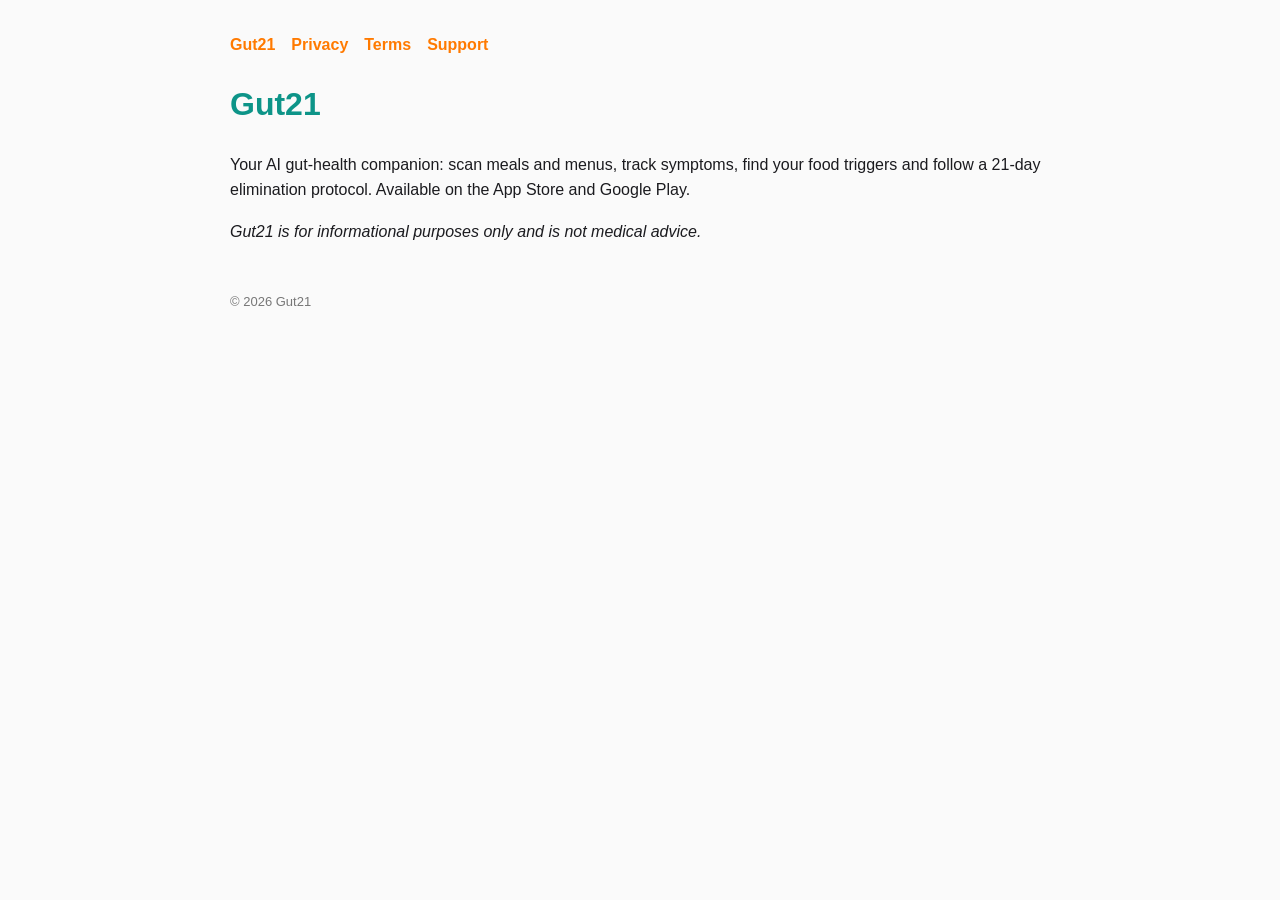
<file: index.html>
<!doctype html><html lang="en"><head><meta charset="utf-8"><meta name="viewport" content="width=device-width,initial-scale=1"><title>Gut21 – AI Gut Health &amp; 21-Day Protocol</title><link rel="stylesheet" href="style.css"></head><body>
<nav><a href="index.html">Gut21</a><a href="privacy.html">Privacy</a><a href="terms.html">Terms</a><a href="support.html">Support</a></nav>
<h1>Gut21</h1><p>Your AI gut-health companion: scan meals and menus, track symptoms, find your food triggers and follow a 21-day elimination protocol. Available on the App Store and Google Play.</p>
<p><em>Gut21 is for informational purposes only and is not medical advice.</em></p><footer>© 2026 Gut21</footer></body></html>
</file>
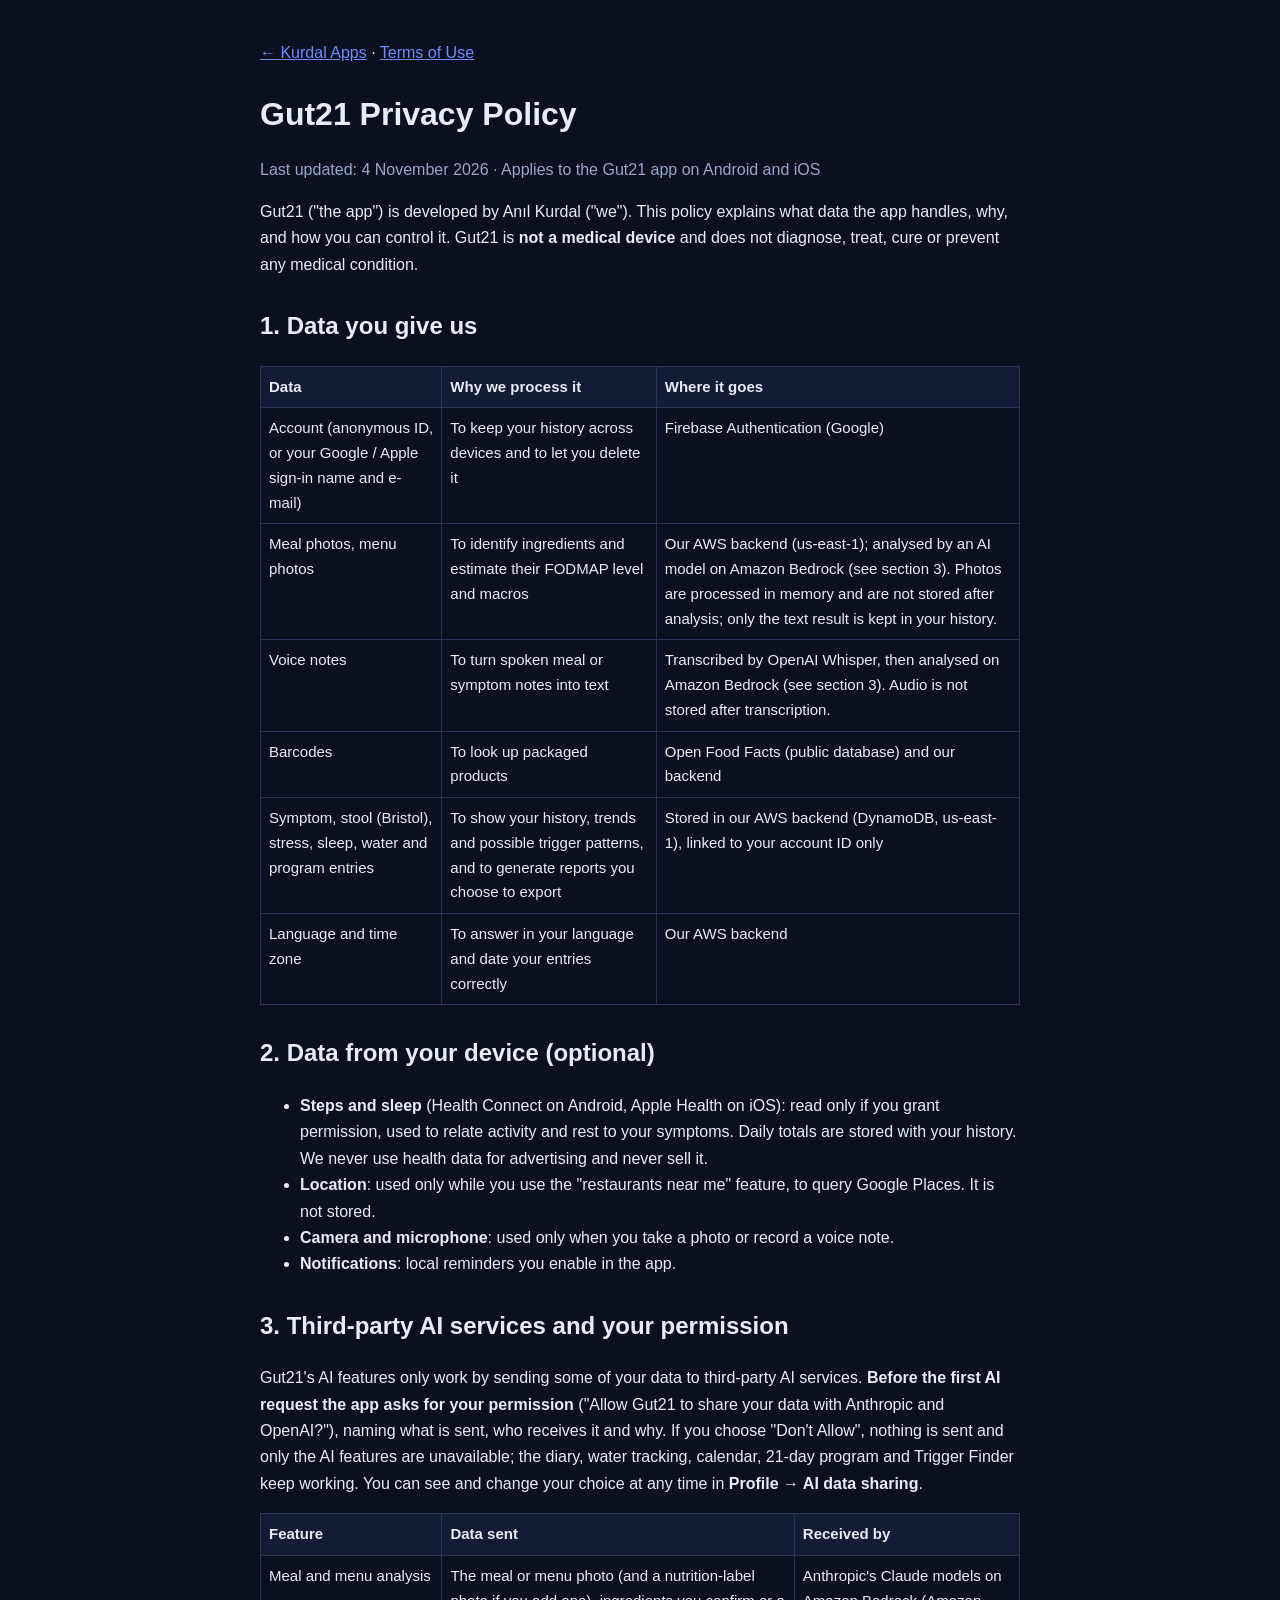
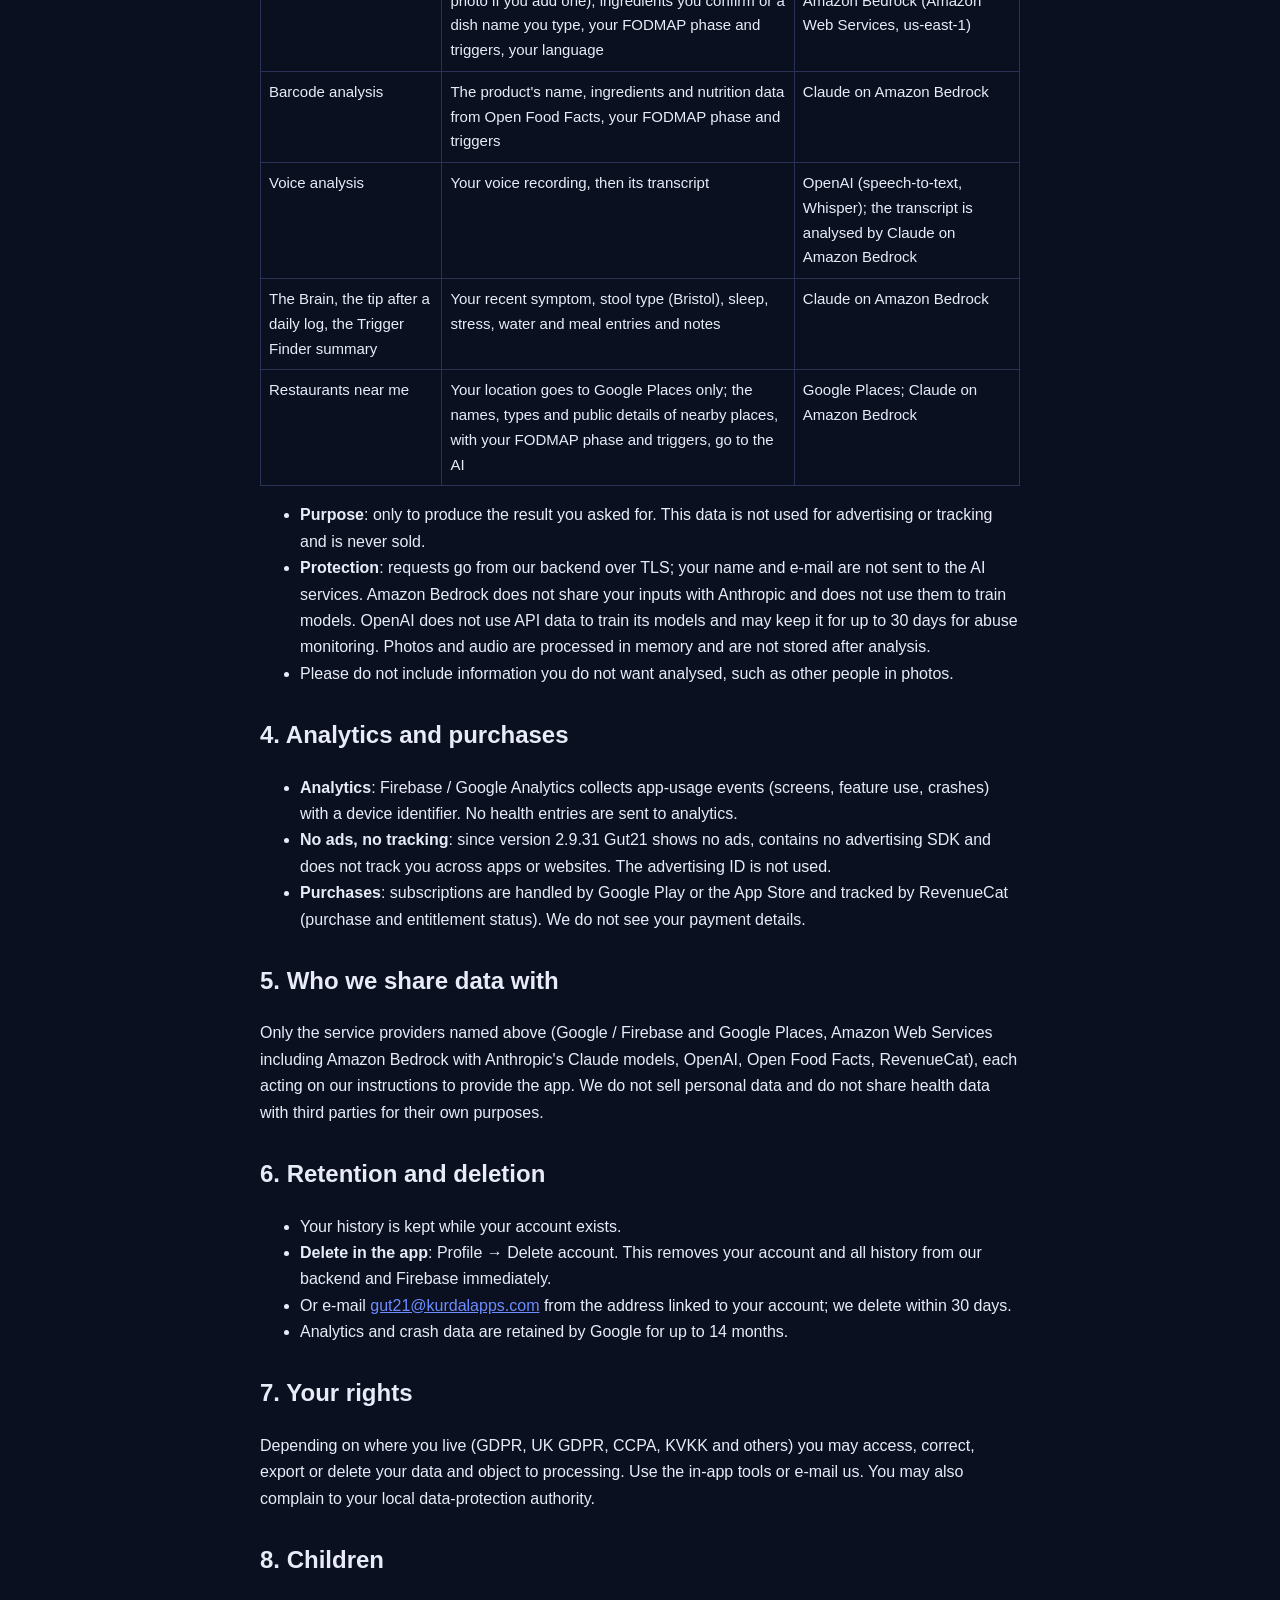
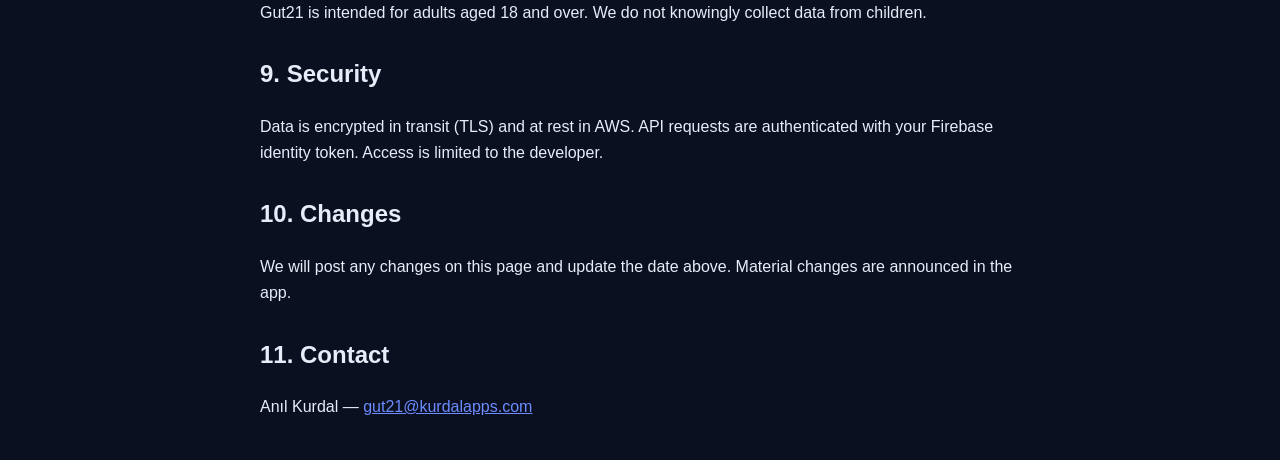
<file: privacy.html>
<!doctype html>
<html lang="en"><head><meta charset="utf-8"><meta name="viewport" content="width=device-width,initial-scale=1">
<title>Gut21 Privacy Policy — Kurdal Apps</title>
<meta name="description" content="Privacy policy for the Gut21 app (IBS and low-FODMAP food and symptom assistant).">
<style>body{max-width:760px;margin:40px auto;padding:0 20px;font:16px/1.65 -apple-system,Segoe UI,Roboto,Arial,sans-serif;background:#0b1020;color:#e8ecf8}a{color:#6c8cff}h1{margin-bottom:4px}h2{margin-top:28px}.m{color:#9aa6c8}table{border-collapse:collapse;width:100%;font-size:15px}td,th{border:1px solid #2a3356;padding:8px;text-align:left;vertical-align:top}th{background:#141b34}</style></head>
<body>
<!-- Same text as https://kurdalapps.com/gut21/privacy (canonical). -->
<p><a href="https://kurdalapps.com/">&larr; Kurdal Apps</a> · <a href="https://kurdalapps.com/gut21/terms">Terms of Use</a></p>
<h1>Gut21 Privacy Policy</h1>
<p class="m">Last updated: 4 November 2026 · Applies to the Gut21 app on Android and iOS</p>

<p>Gut21 ("the app") is developed by Anıl Kurdal ("we"). This policy explains what data the app handles, why, and how you can control it. Gut21 is <strong>not a medical device</strong> and does not diagnose, treat, cure or prevent any medical condition.</p>

<h2>1. Data you give us</h2>
<table>
<tr><th>Data</th><th>Why we process it</th><th>Where it goes</th></tr>
<tr><td>Account (anonymous ID, or your Google / Apple sign-in name and e-mail)</td><td>To keep your history across devices and to let you delete it</td><td>Firebase Authentication (Google)</td></tr>
<tr><td>Meal photos, menu photos</td><td>To identify ingredients and estimate their FODMAP level and macros</td><td>Our AWS backend (us-east-1); analysed by an AI model on Amazon Bedrock (see section 3). Photos are processed in memory and are not stored after analysis; only the text result is kept in your history.</td></tr>
<tr><td>Voice notes</td><td>To turn spoken meal or symptom notes into text</td><td>Transcribed by OpenAI Whisper, then analysed on Amazon Bedrock (see section 3). Audio is not stored after transcription.</td></tr>
<tr><td>Barcodes</td><td>To look up packaged products</td><td>Open Food Facts (public database) and our backend</td></tr>
<tr><td>Symptom, stool (Bristol), stress, sleep, water and program entries</td><td>To show your history, trends and possible trigger patterns, and to generate reports you choose to export</td><td>Stored in our AWS backend (DynamoDB, us-east-1), linked to your account ID only</td></tr>
<tr><td>Language and time zone</td><td>To answer in your language and date your entries correctly</td><td>Our AWS backend</td></tr>
</table>

<h2>2. Data from your device (optional)</h2>
<ul>
<li><strong>Steps and sleep</strong> (Health Connect on Android, Apple Health on iOS): read only if you grant permission, used to relate activity and rest to your symptoms. Daily totals are stored with your history. We never use health data for advertising and never sell it.</li>
<li><strong>Location</strong>: used only while you use the "restaurants near me" feature, to query Google Places. It is not stored.</li>
<li><strong>Camera and microphone</strong>: used only when you take a photo or record a voice note.</li>
<li><strong>Notifications</strong>: local reminders you enable in the app.</li>
</ul>

<h2>3. Third-party AI services and your permission</h2>
<p>Gut21's AI features only work by sending some of your data to third-party AI services. <strong>Before the first AI request the app asks for your permission</strong> ("Allow Gut21 to share your data with Anthropic and OpenAI?"), naming what is sent, who receives it and why. If you choose "Don't Allow", nothing is sent and only the AI features are unavailable; the diary, water tracking, calendar, 21-day program and Trigger Finder keep working. You can see and change your choice at any time in <strong>Profile → AI data sharing</strong>.</p>
<table>
<tr><th>Feature</th><th>Data sent</th><th>Received by</th></tr>
<tr><td>Meal and menu analysis</td><td>The meal or menu photo (and a nutrition-label photo if you add one), ingredients you confirm or a dish name you type, your FODMAP phase and triggers, your language</td><td>Anthropic's Claude models on Amazon Bedrock (Amazon Web Services, us-east-1)</td></tr>
<tr><td>Barcode analysis</td><td>The product's name, ingredients and nutrition data from Open Food Facts, your FODMAP phase and triggers</td><td>Claude on Amazon Bedrock</td></tr>
<tr><td>Voice analysis</td><td>Your voice recording, then its transcript</td><td>OpenAI (speech-to-text, Whisper); the transcript is analysed by Claude on Amazon Bedrock</td></tr>
<tr><td>The Brain, the tip after a daily log, the Trigger Finder summary</td><td>Your recent symptom, stool type (Bristol), sleep, stress, water and meal entries and notes</td><td>Claude on Amazon Bedrock</td></tr>
<tr><td>Restaurants near me</td><td>Your location goes to Google Places only; the names, types and public details of nearby places, with your FODMAP phase and triggers, go to the AI</td><td>Google Places; Claude on Amazon Bedrock</td></tr>
</table>
<ul>
<li><strong>Purpose</strong>: only to produce the result you asked for. This data is not used for advertising or tracking and is never sold.</li>
<li><strong>Protection</strong>: requests go from our backend over TLS; your name and e-mail are not sent to the AI services. Amazon Bedrock does not share your inputs with Anthropic and does not use them to train models. OpenAI does not use API data to train its models and may keep it for up to 30 days for abuse monitoring. Photos and audio are processed in memory and are not stored after analysis.</li>
<li>Please do not include information you do not want analysed, such as other people in photos.</li>
</ul>

<h2>4. Analytics and purchases</h2>
<ul>
<li><strong>Analytics</strong>: Firebase / Google Analytics collects app-usage events (screens, feature use, crashes) with a device identifier. No health entries are sent to analytics.</li>
<li><strong>No ads, no tracking</strong>: since version 2.9.31 Gut21 shows no ads, contains no advertising SDK and does not track you across apps or websites. The advertising ID is not used.</li>
<li><strong>Purchases</strong>: subscriptions are handled by Google Play or the App Store and tracked by RevenueCat (purchase and entitlement status). We do not see your payment details.</li>
</ul>

<h2>5. Who we share data with</h2>
<p>Only the service providers named above (Google / Firebase and Google Places, Amazon Web Services including Amazon Bedrock with Anthropic's Claude models, OpenAI, Open Food Facts, RevenueCat), each acting on our instructions to provide the app. We do not sell personal data and do not share health data with third parties for their own purposes.</p>

<h2>6. Retention and deletion</h2>
<ul>
<li>Your history is kept while your account exists.</li>
<li><strong>Delete in the app</strong>: Profile → Delete account. This removes your account and all history from our backend and Firebase immediately.</li>
<li>Or e-mail <a href="mailto:gut21@kurdalapps.com">gut21@kurdalapps.com</a> from the address linked to your account; we delete within 30 days.</li>
<li>Analytics and crash data are retained by Google for up to 14 months.</li>
</ul>

<h2>7. Your rights</h2>
<p>Depending on where you live (GDPR, UK GDPR, CCPA, KVKK and others) you may access, correct, export or delete your data and object to processing. Use the in-app tools or e-mail us. You may also complain to your local data-protection authority.</p>

<h2>8. Children</h2>
<p>Gut21 is intended for adults aged 18 and over. We do not knowingly collect data from children.</p>

<h2>9. Security</h2>
<p>Data is encrypted in transit (TLS) and at rest in AWS. API requests are authenticated with your Firebase identity token. Access is limited to the developer.</p>

<h2>10. Changes</h2>
<p>We will post any changes on this page and update the date above. Material changes are announced in the app.</p>

<h2>11. Contact</h2>
<p>Anıl Kurdal — <a href="mailto:gut21@kurdalapps.com">gut21@kurdalapps.com</a></p>
</body></html>
</file>
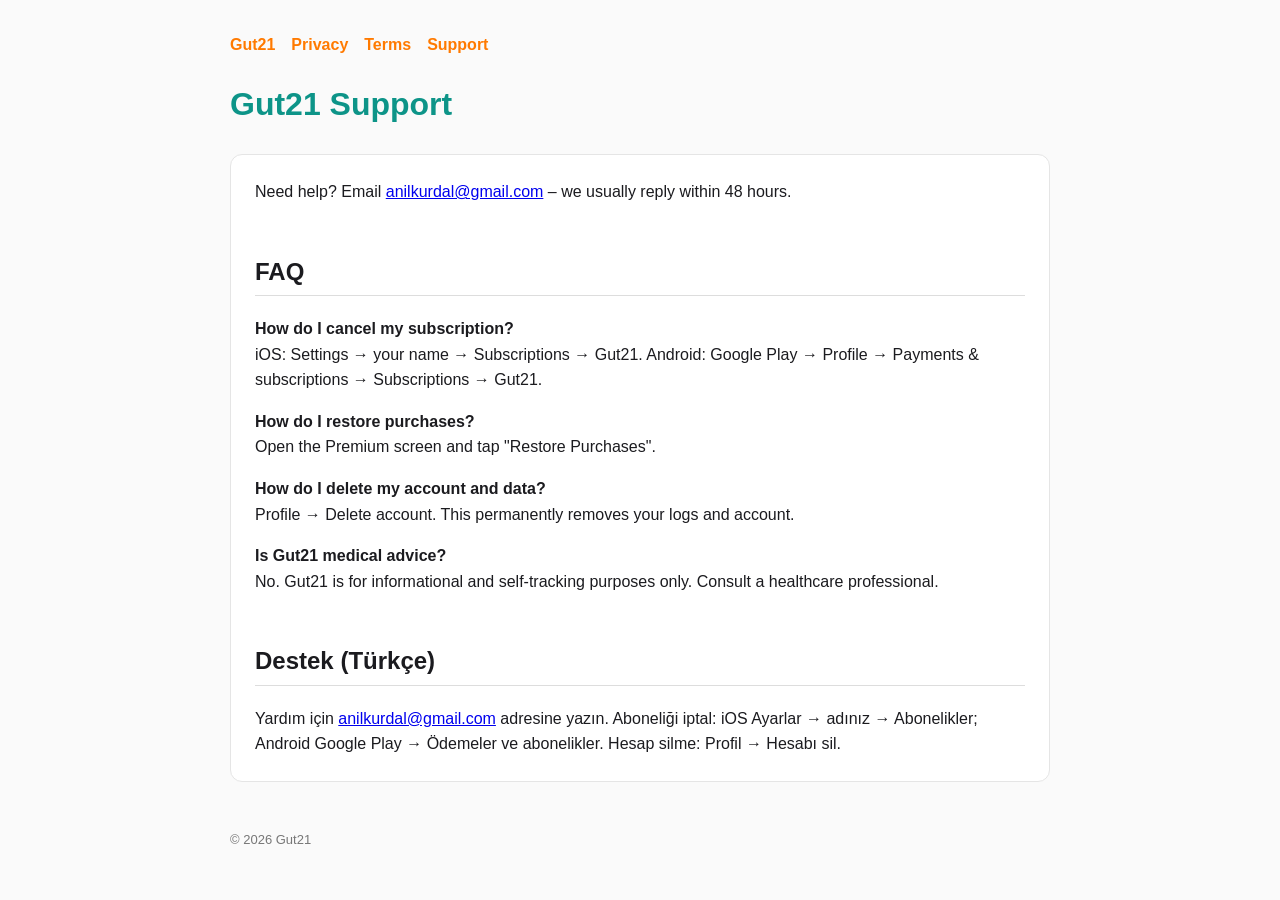
<file: support.html>
<!doctype html><html lang="en"><head><meta charset="utf-8"><meta name="viewport" content="width=device-width,initial-scale=1"><title>Gut21 – Support</title><link rel="stylesheet" href="style.css"></head><body>
<nav><a href="index.html">Gut21</a><a href="privacy.html">Privacy</a><a href="terms.html">Terms</a><a href="support.html">Support</a></nav>
<h1>Gut21 Support</h1><div class="lang">
<p>Need help? Email <a href="mailto:anilkurdal@gmail.com?subject=Gut21%20Support">anilkurdal@gmail.com</a> – we usually reply within 48 hours.</p>
<h2>FAQ</h2>
<p><strong>How do I cancel my subscription?</strong><br>iOS: Settings → your name → Subscriptions → Gut21. Android: Google Play → Profile → Payments &amp; subscriptions → Subscriptions → Gut21.</p>
<p><strong>How do I restore purchases?</strong><br>Open the Premium screen and tap "Restore Purchases".</p>
<p><strong>How do I delete my account and data?</strong><br>Profile → Delete account. This permanently removes your logs and account.</p>
<p><strong>Is Gut21 medical advice?</strong><br>No. Gut21 is for informational and self-tracking purposes only. Consult a healthcare professional.</p>
<h2>Destek (Türkçe)</h2><p>Yardım için <a href="mailto:anilkurdal@gmail.com?subject=Gut21%20Destek">anilkurdal@gmail.com</a> adresine yazın. Aboneliği iptal: iOS Ayarlar → adınız → Abonelikler; Android Google Play → Ödemeler ve abonelikler. Hesap silme: Profil → Hesabı sil.</p></div>
<footer>© 2026 Gut21</footer></body></html>
</file>
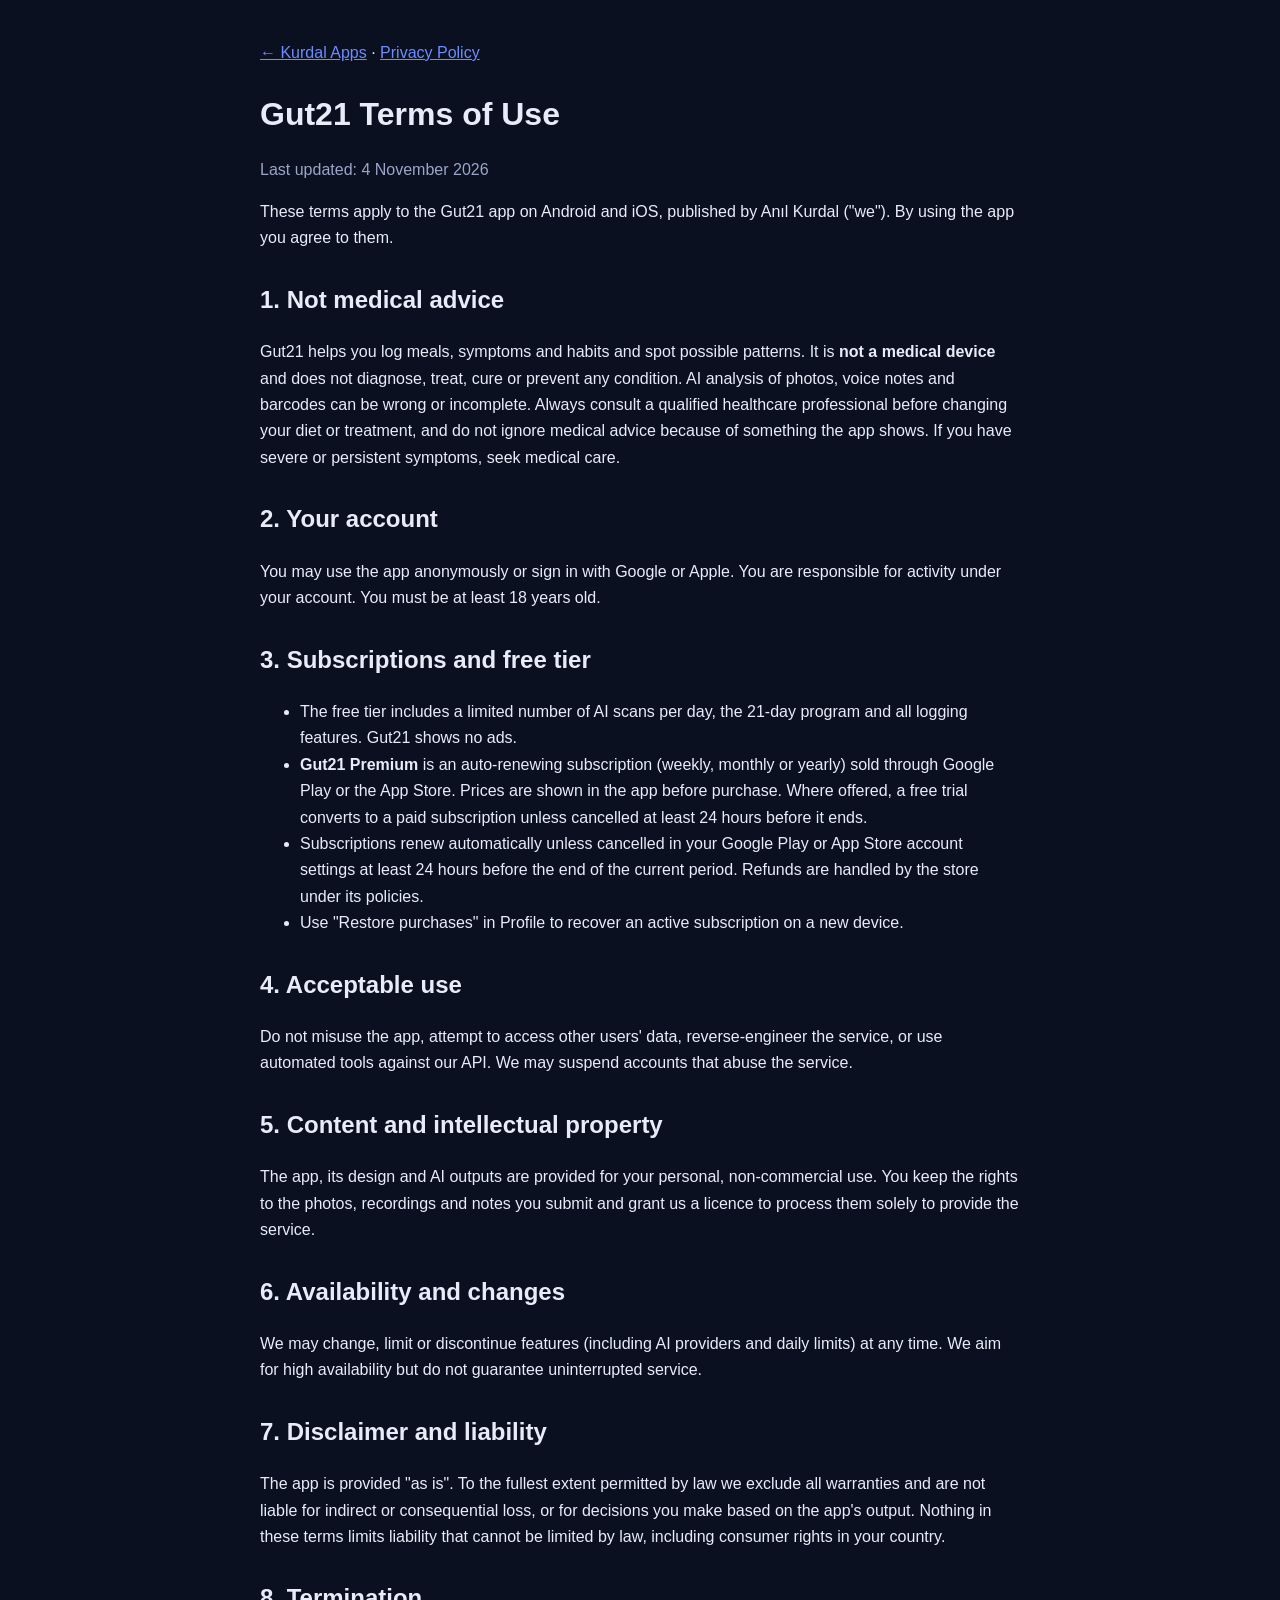
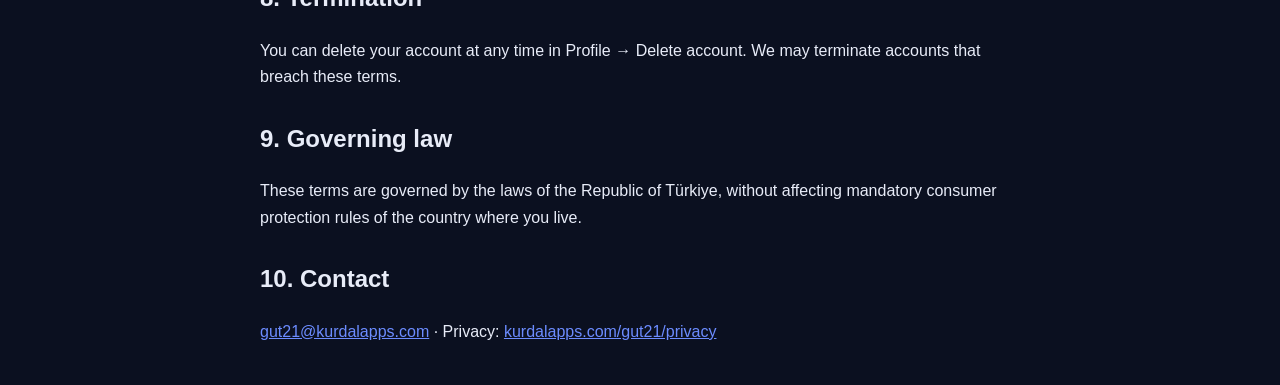
<file: terms.html>
<!doctype html>
<html lang="en"><head><meta charset="utf-8"><meta name="viewport" content="width=device-width,initial-scale=1">
<title>Gut21 Terms of Use — Kurdal Apps</title>
<meta name="description" content="Terms of use for the Gut21 app.">
<style>body{max-width:760px;margin:40px auto;padding:0 20px;font:16px/1.65 -apple-system,Segoe UI,Roboto,Arial,sans-serif;background:#0b1020;color:#e8ecf8}a{color:#6c8cff}h1{margin-bottom:4px}h2{margin-top:28px}.m{color:#9aa6c8}</style></head>
<body>
<!-- Same text as https://kurdalapps.com/gut21/terms (canonical). -->
<p><a href="https://kurdalapps.com/">&larr; Kurdal Apps</a> · <a href="https://kurdalapps.com/gut21/privacy">Privacy Policy</a></p>
<h1>Gut21 Terms of Use</h1>
<p class="m">Last updated: 4 November 2026</p>

<p>These terms apply to the Gut21 app on Android and iOS, published by Anıl Kurdal ("we"). By using the app you agree to them.</p>

<h2>1. Not medical advice</h2>
<p>Gut21 helps you log meals, symptoms and habits and spot possible patterns. It is <strong>not a medical device</strong> and does not diagnose, treat, cure or prevent any condition. AI analysis of photos, voice notes and barcodes can be wrong or incomplete. Always consult a qualified healthcare professional before changing your diet or treatment, and do not ignore medical advice because of something the app shows. If you have severe or persistent symptoms, seek medical care.</p>

<h2>2. Your account</h2>
<p>You may use the app anonymously or sign in with Google or Apple. You are responsible for activity under your account. You must be at least 18 years old.</p>

<h2>3. Subscriptions and free tier</h2>
<ul>
<li>The free tier includes a limited number of AI scans per day, the 21-day program and all logging features. Gut21 shows no ads.</li>
<li><strong>Gut21 Premium</strong> is an auto-renewing subscription (weekly, monthly or yearly) sold through Google Play or the App Store. Prices are shown in the app before purchase. Where offered, a free trial converts to a paid subscription unless cancelled at least 24 hours before it ends.</li>
<li>Subscriptions renew automatically unless cancelled in your Google Play or App Store account settings at least 24 hours before the end of the current period. Refunds are handled by the store under its policies.</li>
<li>Use "Restore purchases" in Profile to recover an active subscription on a new device.</li>
</ul>

<h2>4. Acceptable use</h2>
<p>Do not misuse the app, attempt to access other users' data, reverse-engineer the service, or use automated tools against our API. We may suspend accounts that abuse the service.</p>

<h2>5. Content and intellectual property</h2>
<p>The app, its design and AI outputs are provided for your personal, non-commercial use. You keep the rights to the photos, recordings and notes you submit and grant us a licence to process them solely to provide the service.</p>

<h2>6. Availability and changes</h2>
<p>We may change, limit or discontinue features (including AI providers and daily limits) at any time. We aim for high availability but do not guarantee uninterrupted service.</p>

<h2>7. Disclaimer and liability</h2>
<p>The app is provided "as is". To the fullest extent permitted by law we exclude all warranties and are not liable for indirect or consequential loss, or for decisions you make based on the app's output. Nothing in these terms limits liability that cannot be limited by law, including consumer rights in your country.</p>

<h2>8. Termination</h2>
<p>You can delete your account at any time in Profile → Delete account. We may terminate accounts that breach these terms.</p>

<h2>9. Governing law</h2>
<p>These terms are governed by the laws of the Republic of Türkiye, without affecting mandatory consumer protection rules of the country where you live.</p>

<h2>10. Contact</h2>
<p><a href="mailto:gut21@kurdalapps.com">gut21@kurdalapps.com</a> · Privacy: <a href="https://kurdalapps.com/gut21/privacy">kurdalapps.com/gut21/privacy</a></p>
</body></html>
</file>
<file: style.css>
body{font-family:-apple-system,BlinkMacSystemFont,"Segoe UI",Roboto,sans-serif;max-width:820px;margin:0 auto;padding:32px 20px;line-height:1.6;color:#1b1b1f;background:#fafafa}
h1{color:#0D9488}h2{margin-top:2em;border-bottom:1px solid #ddd;padding-bottom:4px}nav a{margin-right:16px;color:#FF7A00;font-weight:600;text-decoration:none}
.lang{background:#fff;border:1px solid #e5e5e5;border-radius:12px;padding:8px 24px;margin:24px 0}footer{margin-top:48px;font-size:13px;color:#777}
</file>
